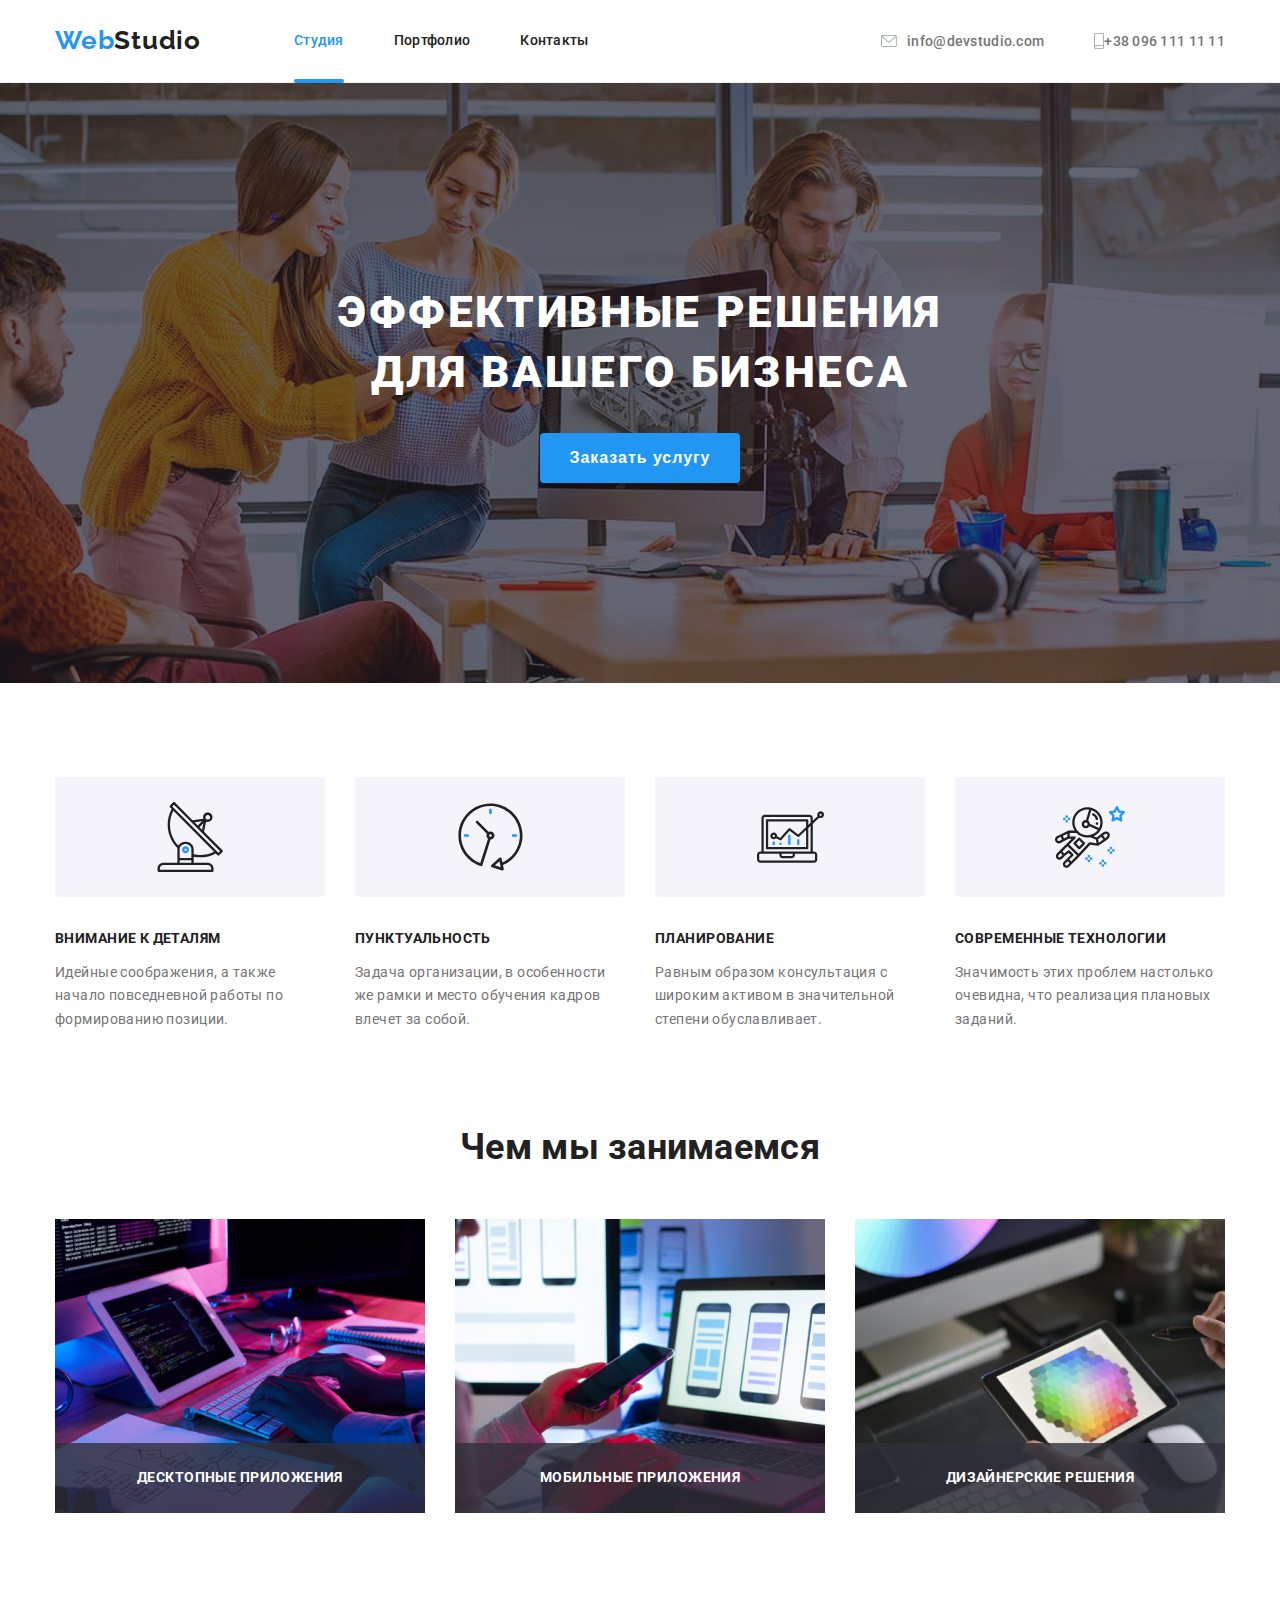
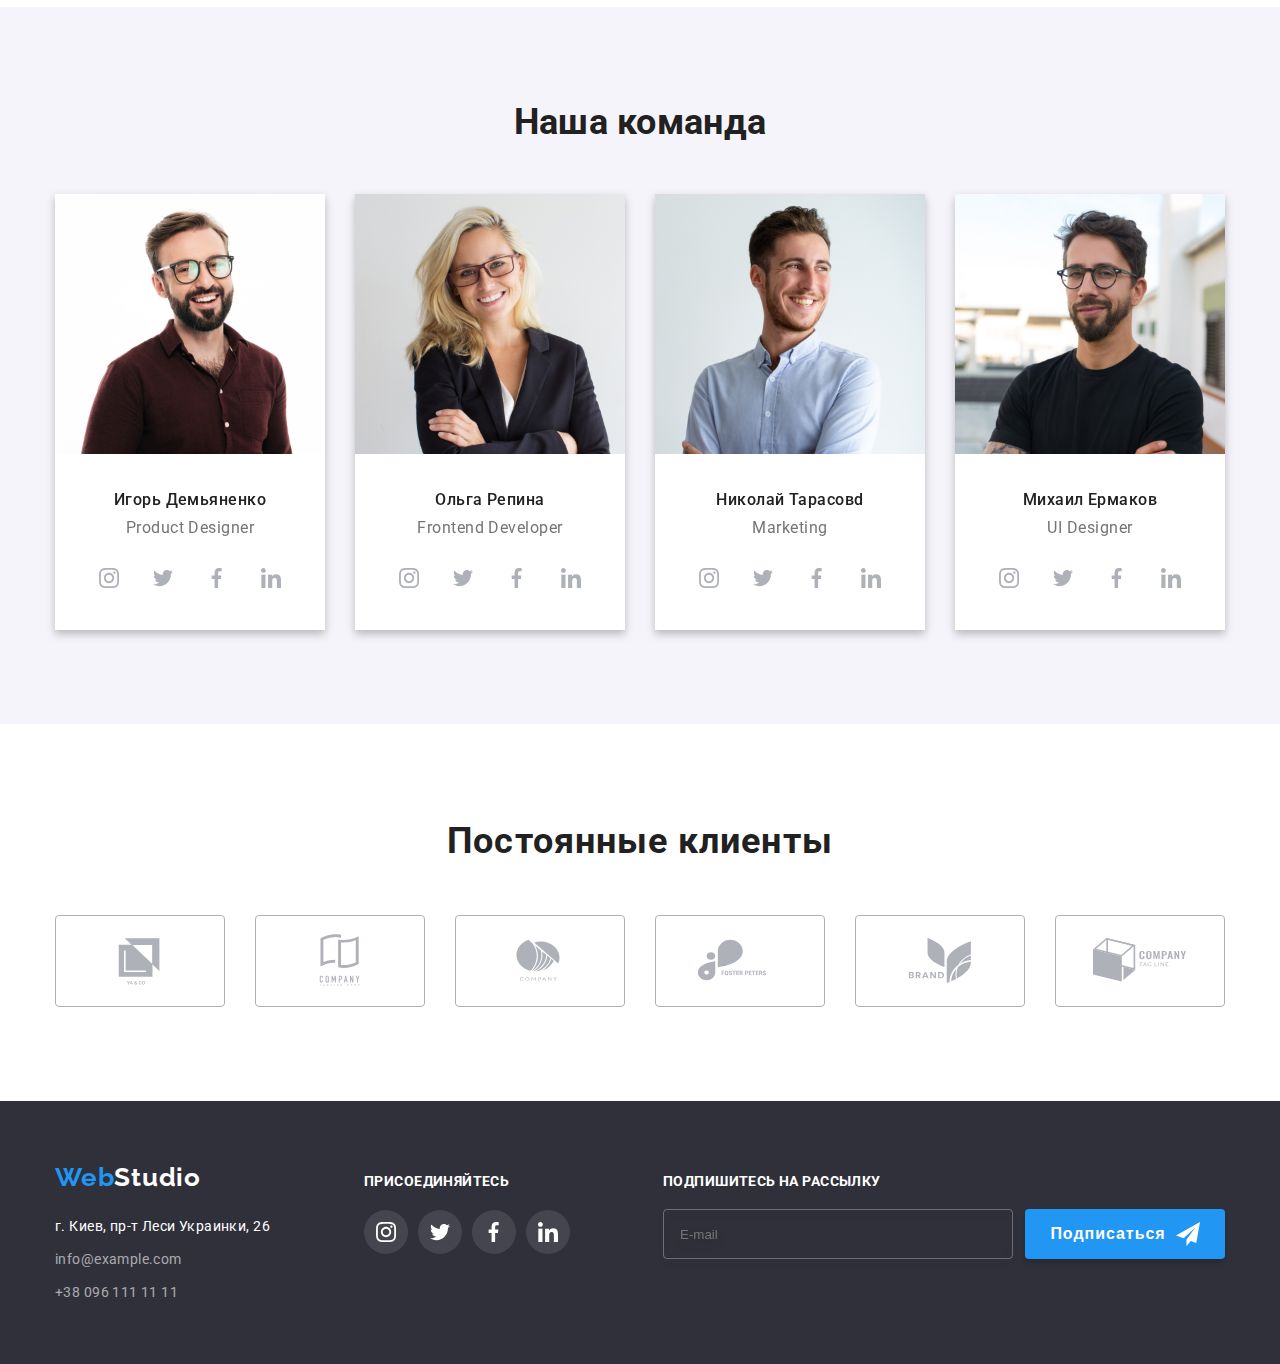
<file: index.html>
<!DOCTYPE html>
<html lang="ru">
<head>
<meta charset="UTF-8">
<meta name="viewport" content="width=device-width, initial-scale=1.0">
<title lang="ru">Document</title>
<link rel="stylesheet" href="./css/main.css">
<link rel="preconnect" href="https://fonts.googleapis.com">
<link rel="preconnect" href="https://fonts.gstatic.com" crossorigin>
<link href="https://fonts.googleapis.com/css2?family=Raleway:wght@700&family=Roboto:wght@400;500;700;900&display=swap" rel="stylesheet">
</head>
<body>
    <!------------------------------------ Header ----------------------------------------->
<header class="header">
    <div class="container top">
        <nav class="main-nav">
            <a href="./index.html" id="link-header" class="logo padding-header-logo"> <span>Web</span>Studio</a>
            <ul class=" navigations">
                <li class="header-link"><a href="./index.html" class="hover notactive active-alltime">Студия</a></li>
                <li class="header-link"><a href="./portfolio.html" class="hover notactive">Портфолио</a></li>
                <li class="header-link"><a href="" class="notactive hover">Контакты</a></li>
            </ul>
        </nav> 
        <ul class="header-right">
            <li class="item-icon"><a href="info@devstudio.com" class="header-mail hover">
                <svg class="icon icon-header" width="16" height="12">
                    <use class="hover" href="./Images/2.svg#icon-letter"></use>
                </svg>
                info@devstudio.com</a></li> 
            <li class="item-icon"><a href="tel:380961111111" class="header-tel hover" >
                <svg class="icon" width="10" height="16">
                    <use class="hover" href="./Images/2.svg#icon-telephone"></use>
                </svg>
               +38 096 111 11 11</a></li>              
        </ul>
    </div>
</header>   

<main class="main">
    <!------------------------------------section1 ----------------------------------------->
<section class="hero">    
    <div class="container">
        <h1 class="hero-idea">Эффективные решения <br> для вашего бизнеса</h1>
        <button class="hero-button"  data-modal-open>Заказать услугу</button>
    </div>
    <div class="backdrop is-hidden" data-modal>
        <div class="modal">
            <button class="modal-button" data-modal-close>
                <svg class="close-button" width="30" height="30">
                    <use href="./Images/close.svg#icon-close"></use>
                </svg>
            </button>
    
    <form class="form-modak">
        <p class="call-back">Оставьте свои данные, мы вам перезвоним</p>
        <label class="modal-lable">Имя
            <input class="input-style" type="text" name="name">
                <svg class="form-icon" width="18" height="18">
                    <use href="./Images/symbol-botton.svg#icon-person" ></use>
                </svg>
        </label>
        <label  class="modal-lable">Телефон
            <input class="input-style" type="text" name="tel">
                <svg class="form-icon" width="18" height="18">
                    <use href="./Images/symbol-botton.svg#icon-phone" ></use>
                </svg>
        </label>
        <label  class="modal-lable">Почта
            <input class="input-style" type="text" name="email">
                <svg class="form-icon" width="18" height="18">
                    <use href="./Images/symbol-botton.svg#icon-email" ></use>
                </svg>
        </label>

        <label for="coments" class="modal-lable">Коментарий 
            <textarea id="coments" class="form-coments" name="coments" placeholder="Введите текст"></textarea></label>
            
        <div class="agreement">
            <label  class="check-label">               
                <input type="checkbox" class="checkbox"> 
                <span class="icon-check"></span>
                Соглашаюсь с рассылкой и принимаю
            </label>
            <a href="">Условия договора</a>
        </div>
            <button  type="submit" class="hero-button btn"> Отправить </button>
</form>
        </div>
    </div>
</section>
    <!------------------------------------section2 ----------------------------------------->
<section class="section">
    <div class="container">
        <h2 class="visually-hidden">Особенности</h2>
        <ul class="hang">
                <li class="we-puncts">   
                    <div class="cont-icon">
                        <svg class="img-icon" width="70" height="70">
                            <use href="./Images/symbol-defs.svg#icon-Group" ></use>
                        </svg>
                    </div>                     
                    <h3 class="hang-title">Внимание к деталям</h3>                      
                <p class="hang-text">
                    Идейные соображения, а также начало повседневной работы по формированию позиции.
                </p>
            </li>  
            <li class="we-puncts">
                <div class="cont-icon">
                    <svg class="img-icon" width="67" height="70">
                        <use href="./Images/symbol-defs.svg#icon-clock" ></use>
                    </svg>  
                </div>
                    <h3 class="hang-title">Пунктуальность</h3> 
                <p class="hang-text">
                    Задача организации, в особенности же рамки и место обучения кадров влечет за собой.
                </p>
            </li>
                <li class="we-puncts">
                    <div class="cont-icon">
                    <svg class="img-icon" width="67" height="70">
                        <use href="./Images/symbol-defs.svg#icon-diagram" ></use>
                    </svg> 
                 </div>
                    <h3 class="hang-title">Планирование</h3>
                <p class="hang-text">
                    Равным образом консультация с широким активом в значительной степени обуславливает.
                </p>
            </li>
            <li class="we-puncts">
                <div class="cont-icon">
                    <svg class="img-icon" width="70" height="70">
                        <use href="./Images/symbol-defs.svg#icon-astronaut" ></use>
                    </svg> 
                </div>
                <h3 class="hang-title">Современные технологии</h3>
                <p class="hang-text">
                    Значимость этих проблем настолько очевидна, что реализация плановых заданий.
                </p>
            </li>      
        </ul>
    </div>
</section>
    <!------------------------------------section3 ----------------------------------------->
<section class="photo">
    <div class="container">
            <h2 class="title-section">
                Чем мы занимаемся
            </h2>
        <ul class="pictures">
            <li class="content-img">
                <div class="pictures-img">
                    <img src="./Images/Чем-мы-занимаемся1.jpg" alt="пишет код" width="370" height="294"><div class="content-text">
                <p class="box-text">Десктопные приложения</p></div>
            </div>
        </li>
            <li class="content-img">
                <div class="pictures-img">
                    <img src="./Images/Чем-мы-занимаемся2.jpg" alt="телефонный дизайн" width="370" height="294"><div class="content-text">
                <p class="box-text">Мобильные приложения</p></div> 
            </div>
        </li>
            <li class="content-img">
                <div class="pictures-img">
                    <img src="./Images/Чем-мы-занимаемся3.jpg" alt="дизайн" width="370" height="294"><div class="content-text">
                <p class="box-text">Дизайнерские решения</p></div>
            </div>
        </li>     
        </ul>   
    </div>
</section>        
    <!------------------------------------section4 ----------------------------------------->
<section class="our-team-sections section">
<div class="container">
    <h2 class="title-section">
        Наша команда
    </h2>
    <ul class="our-team-list">                           
        <li class="portrets--card">
            <img src="./Images/Команда1.jpg" alt="Игорь Демьяненко" width="260" height="270">
            <div class="our-team">
                <h3 class="our-team-title">Игорь Демьяненко</h3>
                <p class="our-team-text">Product Designer</p>
                <div class="soc-container">
                    <ul class="social-links">
                        <li class="social-item">
                            <a href="" class="link soc-link hover">
                                <svg class="icon" width="20" height="20">
                                    <use href="./Images/symbol-defs.svg#icon-instagram"></use>
                                </svg>
                            </a>
                        </li>
        
                        <li>
                            <a href="" class="link soc-link hover">
                                <svg class="icon" width="20" height="20">
                                    <use href="./Images/symbol-defs.svg#icon-twitter"></use>
                                </svg>
                            </a>
                        </li>
        
                        <li>
                            <a href="" class="link soc-link hover">
                                <svg class="icon" width="20" height="20">
                                    <use href="./Images/symbol-defs.svg#icon-facebook"></use>
                                </svg>
                            </a>
                        </li>
        
                        <li>
                            <a href="" class="link  soc-link soc-link hover">
                                <svg class="icon" width="20" height="20">
                                    <use href="./Images/symbol-defs.svg#icon-linkedin"></use>
                                </svg>
                            </a>
                        </li> 
                    </ul>
            </div>
            </div>
        </li> 
        <li class="portrets--card">        
            <img src="./Images/Команда2.jpg" alt="Ольга Репина" width="260" height="270">
            <div class="our-team">
            <h3 class="our-team-title">Ольга Репина</h3>
            <p class="our-team-text">Frontend Developer</p> 
            <div class="soc-container">
                <ul class="social-links">
                    <li class="social-item">
                        <a href="" class="link soc-link hover">
                            <svg class="icon" width="20" height="20">
                                <use href="./Images/symbol-defs.svg#icon-instagram"></use>
                            </svg>
                        </a>
                    </li>
    
                    <li>
                        <a href="" class="link soc-link hover">
                            <svg class="icon" width="20" height="20">
                                <use href="./Images/symbol-defs.svg#icon-twitter"></use>
                            </svg>
                        </a>
                    </li>
    
                    <li>
                        <a href="" class="link soc-link hover">
                            <svg class="icon" width="20" height="20">
                                <use href="./Images/symbol-defs.svg#icon-facebook"></use>
                            </svg>
                        </a>
                    </li>
    
                    <li>
                        <a href="" class="link  soc-link soc-link hover">
                            <svg class="icon" width="20" height="20">
                                <use href="./Images/symbol-defs.svg#icon-linkedin"></use>
                            </svg>
                        </a>
                    </li> 
                </ul>
            </div>
            </div>
        </li> 
         
        <li class="portrets--card">    
            <img src="./Images/Команда3.jpg" alt="Николай Тарасов" width="260" height="270">
            <div class="our-team">
            <h3 class="our-team-title">Николай Тарасовd</h3>
            <p class="our-team-text">Marketing</p>
            <div class="soc-container">
                <ul class="social-links">
                    <li class="social-item">
                        <a href="" class="link soc-link hover">
                            <svg class="icon" width="20" height="20">
                                <use href="./Images/symbol-defs.svg#icon-instagram"></use>
                            </svg>
                        </a>
                    </li>
                    <li>
                        <a href="" class="link soc-link hover">
                            <svg class="icon" width="20" height="20">
                                <use href="./Images/symbol-defs.svg#icon-twitter"></use>
                            </svg>
                        </a>
                    </li>
    
                    <li>
                        <a href="" class="link soc-link hover">
                            <svg class="icon" width="20" height="20">
                                <use href="./Images/symbol-defs.svg#icon-facebook"></use>
                            </svg>
                        </a>
                    </li>
    
                    <li>
                        <a href="" class="link  soc-link soc-link hover">
                            <svg class="icon" width="20" height="20">
                                <use href="./Images/symbol-defs.svg#icon-linkedin"></use>
                            </svg>
                        </a>
                    </li> 
                </ul>
            </div>
            </div>
        </li> 
        <li class="portrets--card">      
            <img src="./Images/Команда4.jpg" alt="Михаил Ермаков" width="260" height="270">      
            <div class="our-team"> 
            <h3 class="our-team-title">Михаил Ермаков</h3>
            <p class="our-team-text">UI Designer</p> 
                <div class="soc-container">
                    <ul class="social-links">
                        <li class="social-item">
                            <a href="" class="link soc-link hover">
                                <svg class="icon" width="20" height="20">
                                    <use href="./Images/symbol-defs.svg#icon-instagram"></use>
                                </svg>
                            </a>
                        </li>
                        <li>
                            <a href="" class="link soc-link hover">
                                <svg class="icon" width="20" height="20">
                                    <use href="./Images/symbol-defs.svg#icon-twitter"></use>
                                </svg>
                            </a>
                        </li>
                        <li>
                            <a href="" class="link soc-link hover">
                                <svg class="icon" width="20" height="20">
                                    <use href="./Images/symbol-defs.svg#icon-facebook"></use>
                                </svg>
                            </a>
                        </li>
                        <li>
                            <a href="" class="link  soc-link soc-link hover">
                                <svg class="icon" width="20" height="20">
                                    <use href="./Images/symbol-defs.svg#icon-linkedin"></use>
                                </svg>
                            </a>
                        </li> 
                    </ul>
            </div>
            </div>
        </li> 
    </ul>
</div>
</section>
<!------------------------------------section5 ----------------------------------------->
<section class="section-clients">
<div class="container container-clients">
    <h2 class="regular-customers">
        Постоянные клиенты
    </h2>
    <ul class="clients">
        <li class="item-client">
            <a href="/" class="link-client hover">
                <svg class="icon-client"  width="106" height="60">
                    <use href="./Images/symbol.svg#icon-Logo-1"></use>
                </svg>
            </a>
        </li>
        <li class="item-client">
            <a href="/" class="link-client hover">
                <svg class="icon-client"  width="106" height="60">
                    <use href="./Images/symbol.svg#icon-Logo-2"></use>
                </svg>
            </a>
        </li>
        <li class="item-client">
            <a href="/" class="link-client hover">
                <svg class="icon-client"  width="106" height="60">
                    <use href="./Images/symbol.svg#icon-Logo-3"></use>
                </svg>
            </a>
        </li>
        <li class="item-client">
            <a href="/" class="link-client hover">
                <svg class="icon-client"  width="106" height="60">
                    <use href="./Images/symbol.svg#icon-Logo-4"></use>
                </svg>
            </a>
        </li>
        <li class="item-client">
            <a href="/" class="link-client hover">
                <svg class="icon-client"  width="106" height="60">
                    <use href="./Images/symbol.svg#icon-Logo-5"></use>
                </svg>
            </a>
        </li>
        <li class="item-client">
            <a href="/" class="link-client hover">
                <svg class="icon-client"  width="106" height="60">
                    <use href="./Images/symbol.svg#icon-Logo-6"></use>
                </svg>
            </a>
        </li>
    </ul>
</div>
</section>
</main>
    <!------------------------------------Footer ----------------------------------------->
<footer class="footer-sections">
    <div class="container posicion-foot">
        <div class="container-footer">
            <a href="#link-header" class="logo"> <span>Web</span>Studio</a>
            <address class="bottom--address">  
                <ul class="address-footer-link">
                    <li class="footer-address address--write"> г. Киев, пр-т Леси Украинки, 26</li> 
                    <li class="address--write"><a class=" footer-mail hover" href="/">info@example.com</a></li>            
                    <li class="address--write"><a class=" footer-tel hover" href="tel:380961111111">+38 096 111 11 11</a></li>
                </ul>
            </address>
        </div>
        <div>
            <p class="join">
                присоединяйтесь
            </p>
            <ul class="social-links">
                <li class="social-item">
                    <a href="" class="link soc-link soc-footer hover">
                        <svg class="icon soc-icon" width="20" height="20">
                            <use href="./Images/symbol-defs.svg#icon-instagram"></use>
                        </svg>
                    </a>
                </li>
                <li>
                    <a href="" class="link soc-link soc-footer hover">
                        <svg class="icon soc-icon" width="20" height="20">
                            <use href="./Images/symbol-defs.svg#icon-twitter"></use>
                        </svg>
                    </a>
                </li>
                <li> 
                    <a href="" class="link soc-link soc-footer hover">
                        <svg class="icon soc-icon" width="20" height="20">
                            <use href="./Images/symbol-defs.svg#icon-facebook"></use>
                        </svg>
                    </a>
                </li>
                <li>
                    <a href="" class="link  soc-link soc-footer hover">
                        <svg class="icon soc-icon" width="20" height="20">
                            <use href="./Images/symbol-defs.svg#icon-linkedin"></use>
                        </svg>
                    </a>
                </li>
            </ul>       
        </div>  

        <div class="footer-form" >
            <h3 class="footer-title">Подпишитесь на рассылку</h3>
            <form action="#" class="botton-form">
                <input type="email" class="footer-submit" name="email" placeholder="E-mail" pattern="[a-z0-9._%+-]+@[a-z0-9.-]+\.[a-z]{2,4}$">
                <button type="submit" class="button-submit">Подписаться
                    <svg class="submit-svg" width="24" height="24">
                        <use href=""></use>
                    </svg>
                </button>
            </form>
        </div>
    </div>
</footer>

<script src="./java/modal.js"></script>
</body>
</html>
</file>
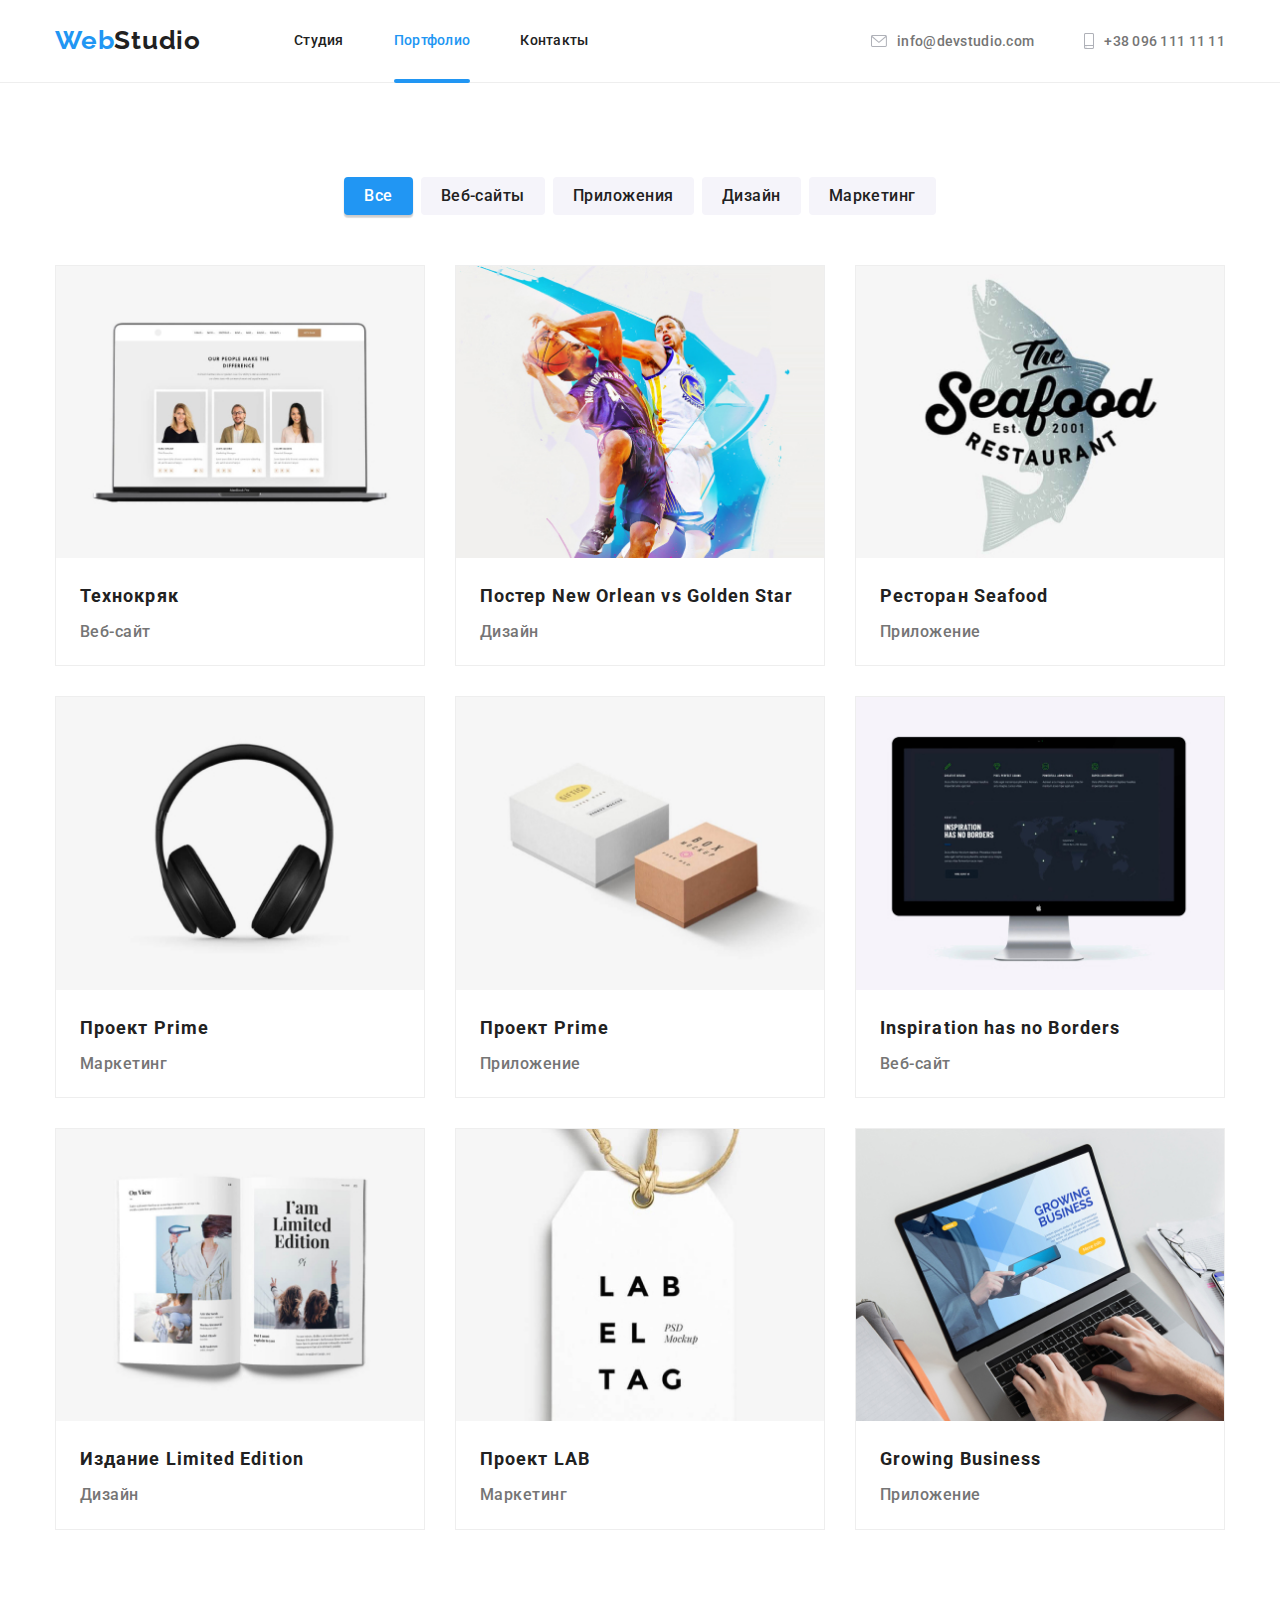
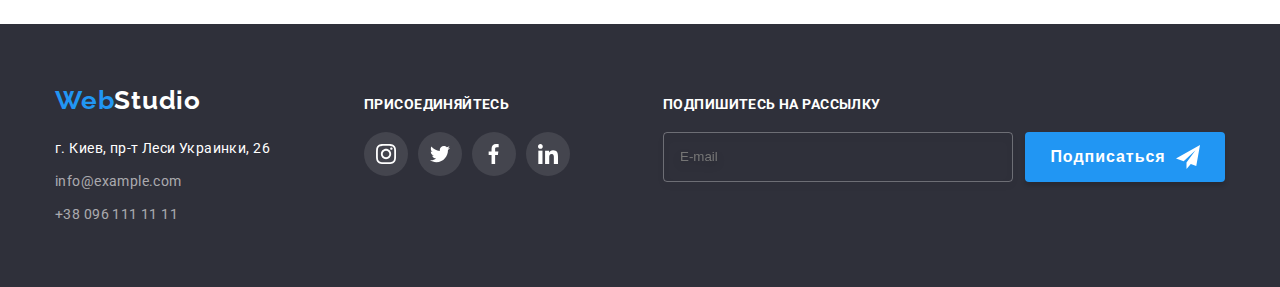
<file: portfolio.html>
<!DOCTYPE html>
<html lang="ru">
<head>
<meta charset="UTF-8">
<meta name="viewport" content="width=device-width, initial-scale=1.0">
<title lang="ru">Document</title>
<link rel="stylesheet" href="./css/main.css">
<link rel="preconnect" href="https://fonts.googleapis.com">
<link rel="preconnect" href="https://fonts.gstatic.com" crossorigin>
<link href="https://fonts.googleapis.com/css2?family=Raleway:wght@700&family=Roboto:wght@400;500;700;900&display=swap" rel="stylesheet">
</head>
<body>
    <header class="header">
        <div class="container top">
            <nav class="main-nav">
                <a href="./index.html" id="link-header" class="logo padding-header-logo"> <span>Web</span>Studio</a>
                <ul class=" navigations">
                    <li class="header-link"><a href="./index.html" class="hover notactive ">Студия</a></li>
                    <li class="header-link"><a href="./portfolio.html" class="hover notactive active-alltime">Портфолио</a></li>
                    <li class="header-link"><a href="" class="notactive hover">Контакты</a></li>
                </ul>
            </nav> 
            <ul class="header-right">
                <li class="item-icon"><a href="info@devstudio.com" class="header-mail hover">
                    <svg class="icon icon-header" width="16" height="12">
                        <use class="hover" href="./Images/2.svg#icon-letter"></use>
                    </svg>
                    info@devstudio.com</a></li> 
                <li class="item-icon"><a href="tel:380961111111" class="header-tel hover" >
                    <svg class="icon icon-header" width="10" height="16">
                        <use class="hover" href="./Images/2.svg#icon-telephone"></use>
                    </svg>
                   +38 096 111 11 11</a></li>              
            </ul>
        </div>
    </header>   
<main class="main-portfolio">
<section class="section">         
    <div class="container portfolio">
            <h1 class="portfolio__name visually-hidden">portfolio</h1>
            <ul class="portfolio__filter-text ">
                <li class="portfolio__filter-link"><button type="button" class="portfolio__filter-button portfolio__filter-down">Все</button></li>
                <li class="portfolio__filter-link"><button type="button" class="portfolio__filter-button ">Веб-сайты</button></li>
                <li class="portfolio__filter-link"><button type="button" class="portfolio__filter-button ">Приложения</button></li>
                <li class="portfolio__filter-link"><button type="button" class="portfolio__filter-button ">Дизайн</button></li>
                <li class="portfolio__filter-link"><button type="button" class="portfolio__filter-button ">Маркетинг</button></li>
            </ul>
        <ul class="portfolio__cell-filter">
            <li class="portfolio__sait">
                <a href="#" class="portfolio__sait-hover hover">
                    <div class="portfolio__overlay portfolio__thumb">
                        <img src="./Images/img.jpg" alt="ссылка на сайт портфолио" width="370" height="294">
                        <p class="portfolio__overlay-text">
                            Технокряк это современная площадка распространения коронавируса. Компании используют эту платформу для цифрового шпионажа и атак на защищённые сервера конкурентов.
                        </p>
                    </div>
                <div class="portfolio__sait-text">
                    <h2 class="portfolio__sait-title">Технокряк</h2>
                    <p class="portfolio__sait-tipe">Веб-сайт</p>
                </div>
                </a>
            </li>
            <li class="portfolio__sait">
                <a href="#" class="portfolio__sait-hover hover">
                <div class="portfolio__overlay portfolio__thumb">
                    <img src="./Images/img(1).jpg" alt="ссылка на сайт баскетбольной команды" width="370" height="294">
                    <p class="portfolio__overlay-text">
                        Технокряк это современная площадка распространения коронавируса. Компании используют эту платформу для цифрового шпионажа и атак на защищённые сервера конкурентов.
                    </p>
                </div>
                <div class="portfolio__sait-text">
                    <h2 class="portfolio__sait-title">Постер New Orlean vs Golden Star</h2>
                    <p class="portfolio__sait-tipe">Дизайн</p>
                </div>
                </a>
            </li>
            <li class="portfolio__sait">
                <a href="#" class="portfolio__sait-hover hover">
                <div class="portfolio__overlay portfolio__thumb">
                    <img src="./Images/img(2).jpg" alt="ссылка на сайт с рыбным рестораном" width="370" height="294">
                    <p class="portfolio__overlay-text">
                        Технокряк это современная площадка распространения коронавируса. Компании используют эту платформу для цифрового шпионажа и атак на защищённые сервера конкурентов.
                    </p>
                </div>
                <div class="portfolio__sait-text">
                    <h2 class="portfolio__sait-title">Ресторан Seafood</h2>
                    <p class="portfolio__sait-tipe">Приложение</p>
                </div>
                </a>
            </li>
            <li class="portfolio__sait">
                <a href="#" class="portfolio__sait-hover hover">
                <div class="portfolio__overlay portfolio__thumb">
                    <img src="./Images/img(3).jpg" alt="ссылка на сайт с наушниками" width="370" height="294">
                    <p class="portfolio__overlay-text">
                        Технокряк это современная площадка распространения коронавируса. Компании используют эту платформу для цифрового шпионажа и атак на защищённые сервера конкурентов.
                    </p>
                </div>
                <div class="portfolio__sait-text">                           
                    <h2 class="portfolio__sait-title">Проект Prime</h2>
                    <p class="portfolio__sait-tipe">Маркетинг</p>
                </div> 
                </a>
            </li>
            <li class="portfolio__sait">
                <a href="#" class="portfolio__sait-hover hover">
                <div class="portfolio__overlay portfolio__thumb">
                    <img src="./Images/img(4).jpg" alt="ссылка на сайт с коробками" width="370" height="294">
                    <p class="portfolio__overlay-text">
                        Технокряк это современная площадка распространения коронавируса. Компании используют эту платформу для цифрового шпионажа и атак на защищённые сервера конкурентов.
                    </p>
                </div>
                <div class="portfolio__sait-text">
                    <h2 class="portfolio__sait-title">Проект Prime</h2>
                    <p class="portfolio__sait-tipe">Приложение</p>
                </div>
                </a>
            </li>
            <li class="portfolio__sait">
                <a href="#" class="portfolio__sait-hover hover">
                <div class="portfolio__overlay portfolio__thumb">
                    <img src="./Images/img(5).jpg" alt="ссылка на сайт с монитором" width="370" height="294">
                    <p class="portfolio__overlay-text">
                        Технокряк это современная площадка распространения коронавируса. Компании используют эту платформу для цифрового шпионажа и атак на защищённые сервера конкурентов.
                    </p>
                </div>
                <div class="portfolio__sait-text">
                    <h2 class="portfolio__sait-title">Inspiration has no Borders</h2>
                    <p class="portfolio__sait-tipe">Веб-сайт</p>
                </div>
                </a>
            </li>
            <li class="portfolio__sait">
                <a href="#" class="portfolio__sait-hover hover">
                <div class="portfolio__overlay portfolio__thumb">
                    <img src="./Images/img(6).jpg" alt="ссылка на сайт с открытой книгой" width="370" height="294">
                    <p class="portfolio__overlay-text">
                        Технокряк это современная площадка распространения коронавируса. Компании используют эту платформу для цифрового шпионажа и атак на защищённые сервера конкурентов.
                    </p>
                </div>
                <div class="portfolio__sait-text">
                    <h2 class="portfolio__sait-title">Издание Limited Edition</h2>
                    <p class="portfolio__sait-tipe">Дизайн</p>
                </div>
                </a>
            </li>
            <li class="portfolio__sait">
                <a href="#" class="portfolio__sait-hover hover">
                <div class="portfolio__overlay portfolio__thumb">
                    <img src="./Images/img(7).jpg" alt="ссылка на сайт с биркой" width="370" height="294">
                    <p class="portfolio__overlay-text">
                        Технокряк это современная площадка распространения коронавируса. Компании используют эту платформу для цифрового шпионажа и атак на защищённые сервера конкурентов.
                    </p>
                </div>
                <div class="portfolio__sait-text">
                    <h2 class="portfolio__sait-title">Проект LAB</h2>
                    <p class="portfolio__sait-tipe">Маркетинг</p>
                </div>
                </a>
            </li>
            <li class="portfolio__sait">
                <a href="#" class="portfolio__sait-hover hover">
                <div class="portfolio__overlay portfolio__thumb">
                    <img src="./Images/img(8).jpg" alt="ссылка на сайт с ноутбуком" width="370" height="294">
                    <p class="portfolio__overlay-text">
                        Технокряк это современная площадка распространения коронавируса. Компании используют эту платформу для цифрового шпионажа и атак на защищённые сервера конкурентов.
                    </p>
                </div>
                <div class="portfolio__sait-text">
                <h2 class="portfolio__sait-title">Growing Business</h2>
                <p class="portfolio__sait-tipe">Приложение</p>
                </div>
                </a>
            </li>
        </ul>
    </div>
</section>
</main>

    <footer class="footer-sections">
        <div class="container posicion-foot">
            <div class="container-footer">
                <a href="#link-header" class="logo"> <span>Web</span>Studio</a>
                <address class="bottom--address">  
                    <ul class="address-footer-link">
                        <li class="footer-address address--write"> г. Киев, пр-т Леси Украинки, 26</li> 
                        <li class="address--write"><a class=" footer-mail hover" href="/">info@example.com</a></li>            
                        <li class="address--write"><a class=" footer-tel hover" href="tel:380961111111">+38 096 111 11 11</a></li>
                    </ul>
                </address>
            </div>
            <div>
                <p class="join">
                    присоединяйтесь
                </p>
                <ul class="social-links">
                    <li class="social-item">
                        <a href="" class="link soc-link soc-footer hover">
                            <svg class="icon soc-icon" width="20" height="20">
                                <use href="./Images/symbol-defs.svg#icon-instagram"></use>
                            </svg>
                        </a>
                    </li>
                    <li>
                        <a href="" class="link soc-link soc-footer hover">
                            <svg class="icon soc-icon" width="20" height="20">
                                <use href="./Images/symbol-defs.svg#icon-twitter"></use>
                            </svg>
                        </a>
                    </li>
                    <li> 
                        <a href="" class="link soc-link soc-footer hover">
                            <svg class="icon soc-icon" width="20" height="20">
                                <use href="./Images/symbol-defs.svg#icon-facebook"></use>
                            </svg>
                        </a>
                    </li>
                    <li>
                        <a href="" class="link  soc-link soc-footer hover">
                            <svg class="icon soc-icon" width="20" height="20">
                                <use href="./Images/symbol-defs.svg#icon-linkedin"></use>
                            </svg>
                        </a>
                    </li>
                </ul>       
            </div>  
    
            <div class="footer-form" >
                <h3 class="footer-title">Подпишитесь на рассылку</h3>
                <form action="#" class="botton-form">
                    <input type="email" class="footer-submit" name="email" placeholder="E-mail" pattern="[a-z0-9._%+-]+@[a-z0-9.-]+\.[a-z]{2,4}$">
                    <button type="submit" class="button-submit">Подписаться
                        <svg class="submit-svg" width="24" height="24">
                            <use href=""></use>
                        </svg>
                    </button>
                </form>
            </div>
        </div>
    </footer>
    </body>
    </html>
</file>
<file: css/main.css>
.container {
  max-width: 1200px;
  padding-left: 15px;
  padding-right: 15px;
  margin-right: auto;
  margin-left: auto;
}
.header .container {
  display: flex;
  align-items: center;
  max-width: 1200px;
}

.flex-container {
  display: flex;
  flex-wrap: wrap;
}

.container-clients {
  text-align: center;
}

.visually-hidden {
  position: absolute !important;
  clip: rect(1px 1px 1px 1px);
  clip: rect(1px, 1px, 1px, 1px);
  padding: 0 !important;
  border: 0 !important;
  height: 1px !important;
  width: 1px !important;
  overflow: hidden;
}

html {
  box-sizing: border-box;
}

*,
*::before,
*::after {
  box-sizing: inherit;
  margin-top: 0px;
  margin-bottom: 0px;
  margin-right: 0px;
  margin-left: 0px;
  padding-left: 0px;
  padding-right: 0px;
}

img {
  display: block;
  width: 100%;
  height: auto;
}

a {
  text-decoration: none;
}

li {
  list-style-type: none;
}

body {
  font-family: "Roboto", sans-serif;
  background-color: var(--mail-title-color);
  color: var(--main-text-color);
  font-weight: 500;
  font-size: 14px;
  line-height: 1.14;
  letter-spacing: 0.02em;
}

.list {
  list-style: none;
  padding: 0px;
  margin: 0px;
}

.link {
  text-decoration: none;
  color: var(--main-text-color);
}

.link > p {
  color: var(--secondary-text-color);
}

.section {
  padding-top: 94px;
  padding-bottom: 94px;
}

.button-submit {
  min-width: 200px;
  max-height: 50px;
  color: var(--mail-title-color);
  margin-left: 12px;
  padding: 1px 6px;
  justify-content: center;
  align-items: center;
  display: flex;
  font-size: 16px;
  line-height: 1.5;
  font-weight: bold;
  letter-spacing: 0.06em;
  align-items: center;
  border-radius: 4px;
  background-color: var(--accent-color);
  box-shadow: 0px 4px 4px rgba(0, 0, 0, 0.15);
  cursor: pointer;
  border: 0px;
}
.button-submit:hover, .button-submit:focus {
  background-color: #188ce8;
}

.submit-svg {
  margin-left: 10px;
  background-image: url("../Images/send.svg");
}

.botton-form {
  display: flex;
  margin-top: 20px;
}

.button {
  text-transform: none;
}

.modal-button {
  position: absolute;
  top: 8px;
  right: 8px;
  border: 1px solid rgba(0, 0, 0, 0.1);
  display: flex;
  align-items: center;
  justify-content: center;
  cursor: pointer;
  width: 30px;
  height: 30px;
  border-radius: 50%;
}

.close-button {
  width: 18px;
  height: 18px;
  transition: var(--time-animation);
}
.close-button:hover, .close-button:focus {
  fill: var(--accent-color);
}

.hover {
  transition-duration: var(--time-animation);
  transition-timing-function: var(--timing-function);
}
.hover:hover, .hover:focus {
  color: var(--mail-title-color);
  fill: var(--mail-title-color);
}

.navigations .hover {
  font-weight: 500;
}

.header-right .hover {
  padding-top: 32px;
  padding-bottom: 32px;
  display: flex;
}

.form-icon {
  position: absolute;
  left: 12px;
  width: 18px;
  height: 18px;
  top: 50%;
  transition: fill 250ms var(--timing-function);
}

.icon-check {
  width: 15px;
  height: 15px;
  display: inline-block;
  border: 1px solid rgb(33, 33, 33);
  border-radius: 2px;
  margin-right: 8px;
  transition: var(--time-animation);
  transition: var(--timing-function);
}
.checkbox:hover .icon-check, .checkbox:focus .icon-check {
  border-color: var(--accent-color);
  animation: var(--time-animation);
}
.checkbox:checked + .icon-check {
  background-color: var(--accent-color);
  background-image: url("../Images/check.svg");
  background-size: contain;
  background-origin: border-box;
  background-repeat: no-repeat;
  background-size: 15px 16px;
  border: none;
}

.footer-submit:hover,
.footer-submit:focus {
  border-color: var(--accent-color);
  animation: var(--time-animation);
}

.soc-container {
  display: flex;
  justify-content: center;
  margin-top: 16px;
}

.title-section {
  font-weight: 700;
  font-size: 36px;
  line-height: 1.2;
  text-align: center;
  /* letter-spacing: 0.03em; */
  color: var(--secondary-title-color);
  margin-bottom: 50px;
}

.our-team-list {
  display: flex;
  flex-wrap: wrap;
  margin-top: -30px;
  margin-left: -30px;
}

.portrets--card {
  background-color: var(--fon-color);
  text-align: center;
  filter: drop-shadow(0px 4px 4px rgba(0, 0, 0, 0.25));
  border-radius: 5px;
  flex-basis: calc(25% - 30px);
  margin-top: 30px;
  margin-left: 30px;
}

.our-team-title {
  display: block;
  font-weight: 500;
  font-size: 16px;
  line-height: 2;
  letter-spacing: 0.03em;
  color: var(--main-text-color);
}

.our-team-text {
  font-weight: normal;
  font-size: 16px;
  line-height: 1.5;
  letter-spacing: 0.03em;
  color: var(--secondary-text-color);
}

.social-links {
  display: flex;
  justify-content: center;
  align-items: center;
  height: 44px;
  width: 206px;
  padding-left: 0;
  margin-bottom: 0;
  margin-top: 0;
  list-style: none;
}

.soc-link .link {
  justify-content: center;
  align-items: center;
}

.social-item li + li {
  margin-left: 10px;
}

.item {
  display: flex;
  flex-wrap: wrap;
}

.our-team {
  padding: 30px 32px;
}

.our-team-sections {
  background-color: var(--our-team);
}

.our-team {
  display: block;
  background-color: var(--mail-title-color);
}

.team {
  padding-top: 94px;
  padding-bottom: 94px;
}

.soc-link:hover svg,
.soc-link:focus svg {
  fill: var(--mail-title-color);
}

.soc-link .link {
  justify-content: center;
  align-items: center;
}

.social-links .link {
  display: flex;
  justify-content: center;
  align-items: center;
  width: 44px;
  height: 44px;
  border-radius: 50%;
  color: #afb1b8;
}

.social-item li + li {
  margin-left: 10px;
}

.social-links {
  display: flex;
  justify-content: center;
  align-items: center;
  height: 44px;
  width: 206px;
  padding-left: 0;
  margin-bottom: 0;
  margin-top: 0;
  list-style: none;
}

.social-links .link:hover,
.social-links .link:focus {
  background-color: var(--accent-color);
}

.social-links li + li {
  margin-left: 10px;
}

.soc-container {
  display: flex;
  justify-content: center;
  margin-top: 16px;
}

.logo {
  font-family: "Raleway";
  font-weight: 700;
  font-size: 26px;
  line-height: 1.3;
  letter-spacing: 0.03em;
  color: var(--main-color);
  display: block;
  margin-right: 93px;
}

.logo span {
  color: var(--accent-color);
}

.icon-check:hover,
.icon-check:focus,
.footer-submit:hover,
.footer-submit:focus {
  border-color: var(--accent-color);
  animation: var(--time-animation);
}

.padding-header-logo {
  padding: 24px 0px;
}

.footer {
  padding-top: 60px;
  padding-bottom: 60px;
}

.footer-address {
  font-size: 14px;
  line-height: 1.7;
  letter-spacing: 0.03em;
  font-style: normal;
  font-weight: normal;
  color: var(--mail-title-color);
}

.footer-mail,
.footer-tel {
  font-size: 14px;
  line-height: 1.7;
  letter-spacing: 0.03em;
  font-style: normal;
  font-weight: 400;
  color: rgba(255, 255, 255, 0.6);
}

.address-footer-link {
  padding-left: 0px;
}

.icon-footer {
  fill: var(--mail-title-color);
}

.soc-footer {
  background-color: rgba(255, 255, 255, 0.1);
}

.footer-mail:hover,
.footer-mail:focus,
.footer-tel:focus,
.footer-tel:hover {
  color: var(--accent-color);
}

.footer-form {
  flex-grow: 2;
  margin-left: 93px;
}

.footer-title {
  color: var(--mail-title-color);
  margin-bottom: 20px;
  font-family: "Roboto";
  font-style: normal;
  font-weight: 700;
  font-size: 14px;
  line-height: 16px;
  letter-spacing: 0.03em;
  text-transform: uppercase;
}

.footer-logo {
  font-family: "Raleway";
  font-weight: 700;
  font-size: 26px;
  line-height: 31px;
  letter-spacing: 0.03em;
  color: var(--mail-title-color);
}

.footer-sections {
  background-color: var(--footer-color);
  padding: 60px 0px;
  color: var(--fon-color);
}

.container-footer {
  margin-right: 70px;
}

.join {
  font-weight: 700;
  font-size: 14px;
  line-height: 1.18;
  letter-spacing: 0.03em;
  text-transform: uppercase;
  color: var(--mail-title-color);
  margin-bottom: 20px;
}

.posicion-foot {
  display: flex;
  align-items: baseline;
}

.filter:hover,
.filter:focus {
  background-color: var(--accent-color);
  color: var(--mail-title-color);
  box-shadow: 0px 3px 1px rgba(0, 0, 0, 0.1), 0px 1px 2px rgba(0, 0, 0, 0.08), 0px 2px 2px rgba(0, 0, 0, 0.12);
}

.filter-text {
  display: flex;
  justify-content: center;
  margin-bottom: 50px;
}

.filter-text > li {
  margin-left: 0px;
  margin-right: 0px;
}

.bottom--address {
  margin-top: 20px;
}

ul .address--write:not(:last-child) {
  margin-bottom: 9px;
}

.footer-sections .logo {
  color: var(--mail-title-color);
}

.footer-submit {
  border: 1px solid rgba(255, 255, 255, 0.3);
  box-sizing: border-box;
  filter: drop-shadow(0px 4px 4px rgba(0, 0, 0, 0.15));
  border-radius: 4px;
  height: 50px;
  width: 100%;
  background-color: transparent;
  padding: 15px 16px;
  color: var(--secondary-text-color);
  outline: none;
  transition-property: border;
  transition-duration: var(--time-animation);
  transition-timing-function: var(--cubik-transform);
}

.hang {
  display: flex;
  flex-wrap: wrap;
  margin-top: -30px;
  margin-left: -30px;
  justify-content: center;
}

.hang + .hang {
  margin-left: 30px;
}

.hang-title {
  font-weight: 700;
  font-size: 14px;
  line-height: 1.7;
  letter-spacing: 0.03em;
  text-transform: uppercase;
  margin-bottom: 10px;
  color: var(--secondary-title-color);
}

.hang-text {
  font-family: "Roboto";
  font-weight: 400;
  font-size: 14px;
  line-height: 1.7;
  letter-spacing: 0.03em;
  color: var(--secondary-text-color);
}

.we-puncts {
  flex-basis: calc(25% - 30px);
  margin-top: 30px;
  margin-left: 30px;
  background-position: center;
}

.cont-icon {
  width: 270px;
  height: 120px;
  display: flex;
  justify-content: center;
  align-items: center;
  margin-bottom: 30px;
  background: var(--background-we);
  border-radius: 4px;
}

.img-icon {
  text-align: center;
  fill: var(--main-text-color);
}

.header {
  border-bottom: 1px solid var(--border-color);
}

.top {
  display: flex;
  align-items: center;
  margin-right: auto;
  margin-left: auto;
}

.header-right {
  display: flex;
  margin-left: auto;
  align-content: center;
  align-items: center;
}
.header-right li + li {
  margin-left: 50px;
}
.header-right .hover {
  padding-top: 32px;
  padding-bottom: 32px;
  display: flex;
}

.main-nav {
  display: flex;
  align-items: center;
}

.icon {
  fill: #afb1b8;
}

.icon.soc-icon {
  fill: var(--mail-title-color);
}

.icon-client {
  fill: var(--color-icon);
}

.icon-header {
  margin-right: 10px;
}

.item-icon a:hover svg,
.item-icon a:focus svg {
  fill: var(--accent-color);
}

.link:focus svg,
.link:hover svg {
  fill: var(--accent-color);
}

.social-item:hover svg,
.social-item:focus svg {
  fill: var(--accent-color);
}

.soc-link:hover svg,
.soc-link:focus svg {
  fill: var(--mail-title-color);
}

.contacts-nav {
  margin-left: auto;
  align-items: center;
}

.flex-element {
  width: 380px;
  margin-right: 30px;
}
.flex-element:nth-child(3n) {
  margin-right: 0;
}

.header-logo {
  font-weight: 700;
  font-size: 26px;
  line-height: 1.3;
  letter-spacing: 0.03em;
  color: var(--color-black);
  font-family: "Raleway", sans-serif;
}

.padding-header-logo {
  padding: 24px 0px;
}

.header-mail,
.header-tel {
  font-style: normal;
  font-weight: 500;
  font-size: 14px;
  line-height: 16px;
  letter-spacing: 0.02em;
  align-items: center;
  color: var(--secondary-text-color);
}

.notactive:hover,
.notactive:focus,
.header-mail:hover,
.header-mail:focus,
.header-tel:hover,
.header-tel:focus {
  color: var(--accent-color);
}

.notactive {
  color: var(--main-text-color);
  display: block;
  padding-top: 32px;
  padding-bottom: 32px;
  position: relative;
}

.active-alltime {
  color: var(--accent-color);
}

.pictures {
  display: flex;
}

.navigations {
  display: flex;
}

.header-link + .header-link {
  margin-left: 50px;
}

.header-right {
  display: flex;
  margin-left: auto;
  align-content: center;
  align-items: center;
}

.header-right li + li {
  margin-left: 50px;
}

.flex-container {
  display: flex;
  flex-wrap: wrap;
}

.cell-filter {
  display: flex;
  flex-wrap: wrap;
  margin-left: -30px;
  margin-top: -30px;
}

.notactive::after {
  content: "";
  left: 0;
  bottom: -2px;
  display: block;
  width: 100%;
  height: 4px;
  background-color: var(--accent-color);
  opacity: 0;
  position: absolute;
  transition: 250ms var(--timing-function);
  transform: scaleX(0);
  border-radius: 2px;
}

.notactive:hover::after,
.notactive:focus::after {
  opacity: 1;
  transform: scaleX(1);
}

.active-alltime::before {
  content: "";
  left: 0;
  bottom: -2px;
  display: block;
  width: 100%;
  height: 4px;
  background-color: var(--accent-color);
  opacity: 1;
  position: absolute;
  transition: 250ms var(--timing-function);
  transform: scaleX(1);
  border-radius: 2px;
}

.hero {
  display: flex;
  flex-direction: column;
  justify-content: center;
  font-size: 26px;
  line-height: 1.3;
  height: 400px;
  margin-right: auto;
  margin-left: auto;
  background-repeat: no-repeat;
  background-position: 50% 50%;
  max-width: 1600px;
  background-size: cover;
  background-image: linear-gradient(rgba(47, 48, 58, 0.4), rgba(47, 48, 58, 0.4)), url(../Images/Img-hero.jpg);
}
@media (min-device-pixel-ratio: 2), (-webkit-min-device-pixel-ratio: 2), (min-resolution: 192dpi), (min-resolution: 2dppx) {
  .hero {
    background-image: linear-gradient(rgba(47, 48, 58, 0.4), rgba(47, 48, 58, 0.4)), url(../images/Header-tel2x-min.jpg);
  }
}
@media screen and (min-width: 768px) {
  .hero {
    background-image: linear-gradient(rgba(47, 48, 58, 0.4), rgba(47, 48, 58, 0.4)), url(../Images/Header-tablet1x-min.jpg);
  }
}
@media screen and (min-width: 768px) and (min-device-pixel-ratio: 2), screen and (min-width: 768px) and (-webkit-min-device-pixel-ratio: 2), screen and (min-width: 768px) and (min-resolution: 192dpi), screen and (min-width: 768px) and (min-resolution: 2dppx) {
  .hero {
    background-image: linear-gradient(rgba(47, 48, 58, 0.4), rgba(47, 48, 58, 0.4)), url(../images/Header-tablet2x-min.jpg);
  }
}
@media screen and (min-width: 1200px) {
  .hero {
    font-size: 44px;
    line-height: 1.4;
    height: 600px;
    background-image: linear-gradient(rgba(47, 48, 58, 0.4), rgba(47, 48, 58, 0.4)), url(../Images/Header-desctop1x-min.jpg);
  }
}
@media screen and (min-width: 1200px) and (min-device-pixel-ratio: 2), screen and (min-width: 1200px) and (-webkit-min-device-pixel-ratio: 2), screen and (min-width: 1200px) and (min-resolution: 192dpi), screen and (min-width: 1200px) and (min-resolution: 2dppx) {
  .hero {
    background-image: linear-gradient(rgba(47, 48, 58, 0.4), rgba(47, 48, 58, 0.4)), url(../images/Header-desctop2x-min.jpg);
  }
}

.hero-idea {
  font-weight: 900;
  font-size: 44px;
  line-height: 1.36;
  text-align: center;
  letter-spacing: 0.06em;
  text-transform: uppercase;
  color: var(--mail-title-color);
  margin-bottom: 30px;
  margin-top: 0px;
}

.hero-the-background {
  padding: 200px;
}

.call-back {
  margin: 0 0 12px 0;
  font-family: "Roboto";
  font-style: normal;
  font-weight: 700;
  font-size: 20px;
  line-height: 23px;
  text-align: center;
  letter-spacing: 0.03em;
  color: var(--main-text-color);
}

.form-modak {
  padding: 40px;
  width: 530px;
  height: 580px;
  margin-left: auto;
  margin-right: auto;
}

.input-style {
  width: 100%;
  outline: none;
  height: 40px;
  padding: 12px 16px 12px 42px;
  border: 1px solid rgba(33, 33, 33, 0.2);
  box-sizing: border-box;
  border-radius: 4px;
  margin-top: 4px;
  display: flex;
  flex-direction: column;
  margin-bottom: 10px;
}

.input-style:hover ~ svg,
.input-style:focus ~ svg {
  fill: var(--accent-color);
  transition: fill 250ms var(--timing-function);
}

.input-style:hover,
.input-style:focus {
  border-color: var(--accent-color);
  transition: var(--time-animation);
}

.modal-lable {
  position: relative;
  display: block;
  font-family: "Roboto";
  font-weight: 400;
  font-size: 12px;
  line-height: 1.17;
  letter-spacing: 0.01em;
  color: var(--secondary-text-color);
}

.agreement {
  margin-bottom: 30px;
  display: flex;
  align-items: center;
  justify-content: center;
  font-family: "Roboto";
  font-style: normal;
  font-weight: 400;
  font-size: 14px;
  line-height: 1.71;
  letter-spacing: 0.03em;
  margin-left: auto;
  margin-right: auto;
  position: relative;
}
.agreement a {
  text-decoration: underline;
  color: var(--accent-color);
  display: flex;
  justify-content: center;
}

.form-coments {
  outline: none;
  width: 100%;
  border: 1px solid rgba(33, 33, 33, 0.2);
  box-sizing: border-box;
  border-radius: 4px;
  height: 120px;
  padding: 12px 16px;
  margin-bottom: 10px;
  resize: none;
  margin-top: 4px;
}
.form-coments:hover, .form-coments:focus {
  border-color: var(--accent-color);
}

.check-label {
  display: flex;
  align-items: center;
  margin-right: 4px;
  cursor: pointer;
  color: var(--secondary-text-color);
}

.checkbox {
  position: absolute;
  width: 1px;
  height: 1px;
  margin: -1px;
  padding: 0;
  overflow: hidden;
  border: 0;
  clip: rect(0 0 0 0);
}

.backdrop.is-hidden {
  opacity: 0;
  pointer-events: none;
}

.backdrop.is-hidden .modal {
  transform: translate(-50%, -50%) scaleX(1.1);
}

.backdrop {
  position: fixed;
  top: 0;
  left: 0;
  width: 100%;
  height: 100%;
  z-index: 5;
  background-color: rgba(0, 0, 0, 0.2);
  opacity: 1;
  transition: opacity 250ms var(--timing-function);
}

.modal {
  position: absolute;
  top: 50%;
  left: 50%;
  min-width: 528px;
  min-height: 581px;
  background: #ffffff;
  box-shadow: 0px 1px 3px rgba(0, 0, 0, 0.12), 0px 1px 1px rgba(0, 0, 0, 0.14), 0px 2px 1px rgba(0, 0, 0, 0.2);
  border-radius: 4px;
  transform: translate(-50%, -50%) scaleX(1);
  transition: transform 250ms var(--timing-function);
}

.hero-button {
  background-color: var(--accent-color);
  color: var(--mail-title-color);
  width: 200px;
  height: 50px;
  margin-left: auto;
  margin-right: auto;
  display: flex;
  font-size: 16px;
  line-height: 1.5;
  font-weight: 700;
  letter-spacing: 0.06em;
  align-items: center;
  justify-content: center;
  border-radius: 4px;
  box-shadow: 0px 4px 4px rgba(0, 0, 0, 0.15);
  cursor: pointer;
  border: 0px;
}
.hero-button:hover, .hero-button:focus {
  background-color: #188ce8;
}

.content-img + .content-img {
  margin-left: 30px;
}

.pictures-img {
  position: relative;
}

.photo-content-title {
  margin-bottom: 50px;
}

.photo {
  padding-bottom: 94px;
}

.content-text {
  position: absolute;
  background: rgba(47, 48, 58, 0.8);
  left: 0;
  bottom: 0;
  width: 100%;
  height: 70px;
  justify-content: center;
  text-align: center;
  display: flex;
  align-items: center;
}

.box-text {
  font-family: "Roboto";
  font-style: normal;
  font-weight: 700;
  font-size: 14px;
  line-height: 1.14;
  text-align: center;
  letter-spacing: 0.03em;
  text-transform: uppercase;
  color: #ffffff;
}

.portfolio__filter-text {
  display: flex;
  justify-content: center;
  margin-bottom: 50px;
}
.portfolio__filter-text > li {
  margin-left: 0px;
  margin-right: 0px;
}

.portfolio__filter-link + .portfolio__filter-link {
  margin-left: 8px;
}

.portfolio__filter-button {
  padding: 6px 20px;
  background-color: var(--our-team);
  border: 0px;
  border-radius: 4px;
  font-weight: 500;
  font-size: 16px;
  line-height: 1.625;
  letter-spacing: 0.03em;
  color: var(--secondary-title-color);
  cursor: pointer;
  text-align: center;
  font-family: "Roboto";
  transition-timing-function: var(--timing-function);
  transition-duration: var(--time-animation);
}
.portfolio__filter-button:hover, .portfolio__filter-button:focus {
  background-color: var(--accent-color);
  color: var(--mail-title-color);
  box-shadow: 0px 3px 1px rgba(0, 0, 0, 0.1), 0px 1px 2px rgba(0, 0, 0, 0.08), 0px 2px 2px rgba(0, 0, 0, 0.12);
}

.portfolio__filter-down {
  background-color: var(--accent-color);
  color: var(--mail-title-color);
  box-shadow: 0px 3px 1px rgba(0, 0, 0, 0.1), 0px 2px 2px rgba(0, 0, 0, 0.12);
}

.portfolio__cell-filter {
  display: flex;
  flex-wrap: wrap;
  margin-left: -30px;
  margin-top: -30px;
}

.portfolio__sait {
  flex-basis: calc(33.3333333333% - 30px);
  margin-left: 30px;
  margin-top: 30px;
  box-sizing: border-box;
  border: 1px solid var(--border-color);
}

.portfolio__overlay {
  position: relative;
  display: flex;
  overflow: hidden;
}

.portfolio__overlay-text {
  position: absolute;
  display: flex;
  justify-content: center;
  align-items: center;
  padding: 63px 24px;
  width: 100%;
  height: 100%;
  opacity: 0;
  transform: translateY(calc(50% + 168px));
  transition: transform 250ms cubic-bezier(0.4, 0, 0.2, 1), opacity 250ms cubic-bezier(0.4, 0, 0.2, 1);
  font-family: "Roboto";
  font-weight: 400;
  font-size: 18px;
  line-height: 1.56;
  letter-spacing: 0.03em;
  color: var(--mail-title-color);
  background: rgba(33, 150, 243, 0.9);
}
.portfolio__sait-hover:hover .portfolio__overlay-text, .portfolio__sait-hover:focus .portfolio__overlay-text {
  opacity: 1;
  transform: translateY(0%);
}

.portfolio__thumb::before {
  display: inline-block;
  position: absolute;
  content: "";
  width: 100%;
  height: 100%;
  transform: translateY(calc(50% + 150px));
  opacity: 1;
  transition: transform 250ms cubic-bezier(0.4, 0, 0.2, 1), opacity 250ms cubic-bezier(0.4, 0, 0.2, 1);
}

.main-portfolio {
  display: flex;
  flex-direction: column;
}

.portfolio__sait-title {
  color: var(--secondary-title-color);
  font-size: 18px;
  line-height: 2;
  letter-spacing: 0.06em;
  font-weight: 700;
  font-style: normal;
  margin-bottom: 4px;
}

.portfolio__sait-tipe {
  color: var(--secondary-text-color);
  font-size: 16px;
  line-height: 1.7;
  letter-spacing: 0.03em;
}

.portfolio__sait-text {
  padding-top: 20px;
  padding-bottom: 20px;
  padding-left: 24px;
  padding-right: 24px;
}

.portfolio__sait-hover {
  display: block;
}
.portfolio__sait-hover:hover, .portfolio__sait-hover:focus {
  box-shadow: 0px 1px 1px rgba(0, 0, 0, 0.12), 0px 4px 4px rgba(0, 0, 0, 0.06), 1px 4px 6px rgba(0, 0, 0, 0.16);
}

.section-clients {
  padding: 94px 0;
}

.regular-customers {
  font-style: normal;
  font-weight: 700;
  font-size: 36px;
  line-height: 1.3;
  text-align: center;
  letter-spacing: 0.03em;
  color: var(--main-text-color);
  margin-bottom: 50px;
}

.container-clients {
  text-align: center;
}

.clients {
  display: flex;
  align-items: center;
  justify-content: center;
  padding: 0px;
  margin: 0px;
}

.clients li + li {
  margin-left: 30px;
}

.link-client {
  display: flex;
  align-items: center;
  justify-content: center;
  width: 170px;
  height: 92px;
  fill: #afb1b8;
  border: 1px solid var(--color-icon);
  border-radius: 4px;
}
.link-client:hover, .link-client:focus {
  fill: var(--accent-color);
  border: 1px solid var(--accent-color);
}
.link-client:hover svg, .link-client:focus svg {
  fill: var(--accent-color);
}

:root {
  --mail-title-color: #ffffff ;
  --secondary-title-color:#212121 ;
  --main-text-color:#212121 ;
  --secondary-text-color:#757575;
  --accent-color: #2196F3;
  --our-team:#F5F4FA;
  --footer-color:#2F303A;
  --background-color-section: #2F303A;
  --color-black:black;
  --hero:#2F303A;
  --border-color: #eeeeee;
  --background-we:#F5F4FA;
  --color-icon: #afb1b8;
  --time-animation: 250ms;
  --timing-function: cubic-bezier(0.4, 0, 0.2, 1);
}/*# sourceMappingURL=main.css.map */
</file>
